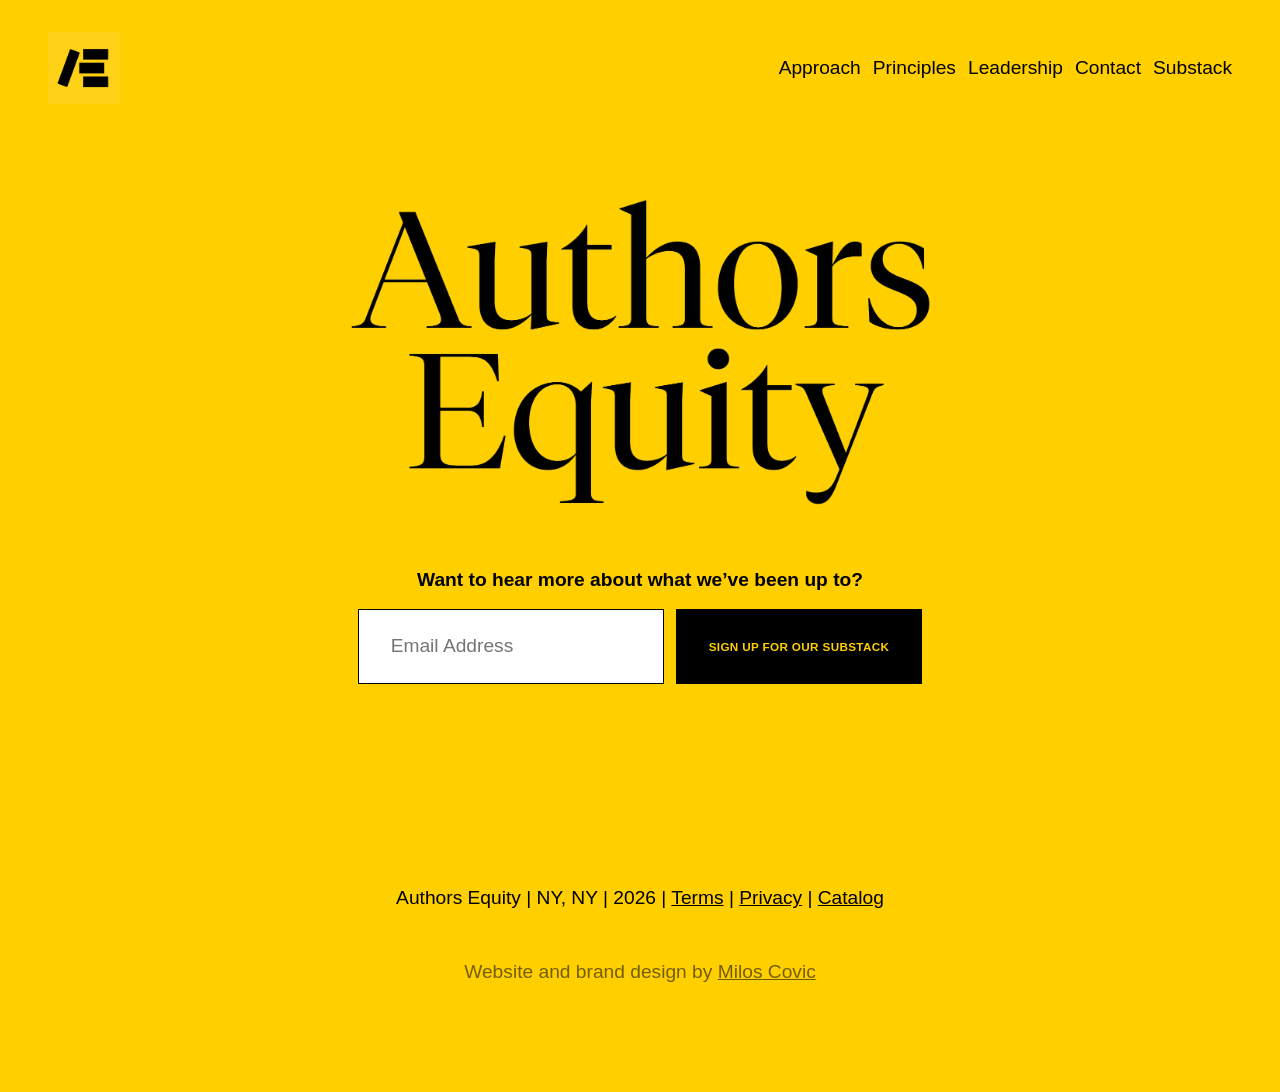
<file: index.html>
<!DOCTYPE html>
<html lang="en">
<head>
<meta charset="UTF-8">
<meta name="viewport" content="width=device-width,initial-scale=1">
<title>Authors Equity - The Author-Centered Book Publisher</title>
<meta name="description" content="Authors Equity: collaborative book publishing for authors seeking more creative control, participation, and profit. Learn more about our approach.">
<meta property="og:site_name" content="Authors Equity - The Author-Centered Book Publisher">
<meta property="og:title" content="Authors Equity - The Author-Centered Book Publisher">
<meta property="og:url" content="https://authorsequity.com">
<meta property="og:type" content="website">
<meta property="og:description" content="Authors Equity: collaborative book publishing for authors seeking more creative control, participation, and profit. Learn more about our approach.">
<meta property="og:image" content="https://authorsequity.com/assets/images/social-icon-yellow.png">
<meta property="og:image:width" content="1500">
<meta property="og:image:height" content="1500">
<meta name="twitter:card" content="summary">
<meta name="twitter:title" content="Authors Equity - The Author-Centered Book Publisher">
<meta name="twitter:description" content="Authors Equity: collaborative book publishing for authors seeking more creative control, participation, and profit. Learn more about our approach.">
<meta name="twitter:image" content="https://authorsequity.com/assets/images/social-icon-yellow.png">
<meta name="twitter:url" content="https://authorsequity.com">
<link rel="icon" type="image/png" href="/assets/images/favicon-32.png">
<link rel="apple-touch-icon" href="/assets/images/apple-touch-icon.png">
<link rel="stylesheet" href="/assets/site.css">
</head>
<body>
<header>
  <a class="logo" href="/"><img src="/assets/images/social-icon-yellow.webp" alt="Authors Equity" width="72" height="72"></a>
  <nav>
    <a href="/approach">Approach</a>
    <a href="/principles">Principles</a>
    <a href="/leadership">Leadership</a>
    <a href="/contact">Contact</a>
    <a href="https://authorsequity.substack.com/" target="_blank" rel="noopener">Substack</a>
  </nav>
</header>

<main style="max-width:none;padding-top:0;">
  <div class="hero">
    <img src="/assets/images/wordmark.webp" alt="Authors Equity" width="1500" height="799">
  </div>
  <div class="signup">
    <p>Want to hear more about what we&rsquo;ve been up to?</p>
    <form id="signup-form">
      <input type="email" name="email" placeholder="Email Address" required>
      <button type="submit">Sign Up for our Substack</button>
    </form>
  </div>
</main>

<footer>
  <p>Authors Equity | NY, NY | 2026 | <a href="/terms-conditions">Terms</a> | <a href="/privacy-policy">Privacy</a> | <a href="/catalog">Catalog</a></p>
  <p class="credit">Website and brand design by <a href="https://www.miloscovic.com/" target="_blank" rel="noopener">Milos Covic</a></p>
</footer>

<script>
// Substack has no public CORS-friendly subscribe API to POST to directly, so
// rather than fake an inline success state, hand off to Substack's own
// subscribe page with the address pre-filled — one confirm click for the
// reader instead of retyping their email.
document.getElementById('signup-form').addEventListener('submit', (e) => {
  e.preventDefault();
  const email = new FormData(e.target).get('email');
  window.open(`https://authorsequity.substack.com/subscribe?email=${encodeURIComponent(email)}`, '_blank', 'noopener');
});
</script>
</body>
</html>
</file>
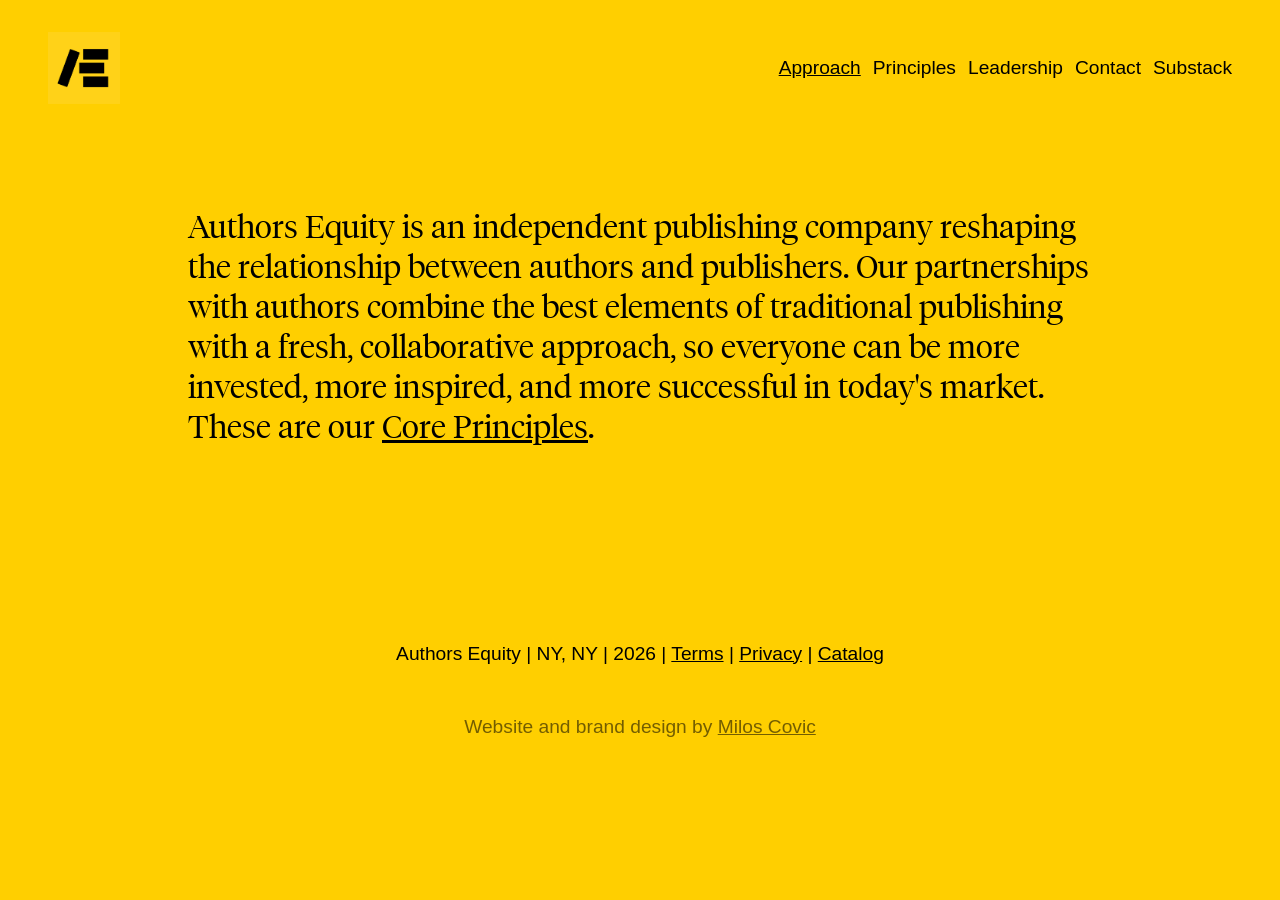
<file: approach.html>
<!DOCTYPE html>
<html lang="en">
<head>
<meta charset="UTF-8">
<meta name="viewport" content="width=device-width,initial-scale=1">
<title>A Personalized Approach to Publishing — Authors Equity</title>
<meta name="description" content="Looking for a publisher that puts the your needs first? Authors Equity offers a fresh approach designed to help authors succeed in today's market.">
<meta property="og:site_name" content="Authors Equity - The Author-Centered Book Publisher">
<meta property="og:title" content="A Personalized Approach to Publishing — Authors Equity">
<meta property="og:url" content="https://authorsequity.com/approach">
<meta property="og:type" content="website">
<meta property="og:description" content="Looking for a publisher that puts the your needs first? Authors Equity offers a fresh approach designed to help authors succeed in today's market.">
<meta property="og:image" content="https://authorsequity.com/assets/images/social-icon-yellow.png">
<meta property="og:image:width" content="1500">
<meta property="og:image:height" content="1500">
<meta name="twitter:card" content="summary">
<meta name="twitter:title" content="A Personalized Approach to Publishing — Authors Equity">
<meta name="twitter:description" content="Looking for a publisher that puts the your needs first? Authors Equity offers a fresh approach designed to help authors succeed in today's market.">
<meta name="twitter:image" content="https://authorsequity.com/assets/images/social-icon-yellow.png">
<meta name="twitter:url" content="https://authorsequity.com/approach">
<link rel="icon" type="image/png" href="/assets/images/favicon-32.png">
<link rel="apple-touch-icon" href="/assets/images/apple-touch-icon.png">
<link rel="stylesheet" href="/assets/site.css">
</head>
<body>
<header>
  <a class="logo" href="/"><img src="/assets/images/social-icon-yellow.webp" alt="Authors Equity" width="72" height="72"></a>
  <nav>
    <a href="/approach" class="active">Approach</a>
    <a href="/principles">Principles</a>
    <a href="/leadership">Leadership</a>
    <a href="/contact">Contact</a>
    <a href="https://authorsequity.substack.com/" target="_blank" rel="noopener">Substack</a>
  </nav>
</header>

<main>
  <p class="statement">Authors Equity is an independent publishing company reshaping the relationship between authors and publishers. Our partnerships with authors combine the best elements of traditional publishing with a fresh, collaborative approach, so everyone can be more invested, more inspired, and more successful in today's market. These are our <a href="/principles">Core Principles</a>.</p>
</main>

<footer>
  <p>Authors Equity | NY, NY | 2026 | <a href="/terms-conditions">Terms</a> | <a href="/privacy-policy">Privacy</a> | <a href="/catalog">Catalog</a></p>
  <p class="credit">Website and brand design by <a href="https://www.miloscovic.com/" target="_blank" rel="noopener">Milos Covic</a></p>
</footer>
</body>
</html>
</file>
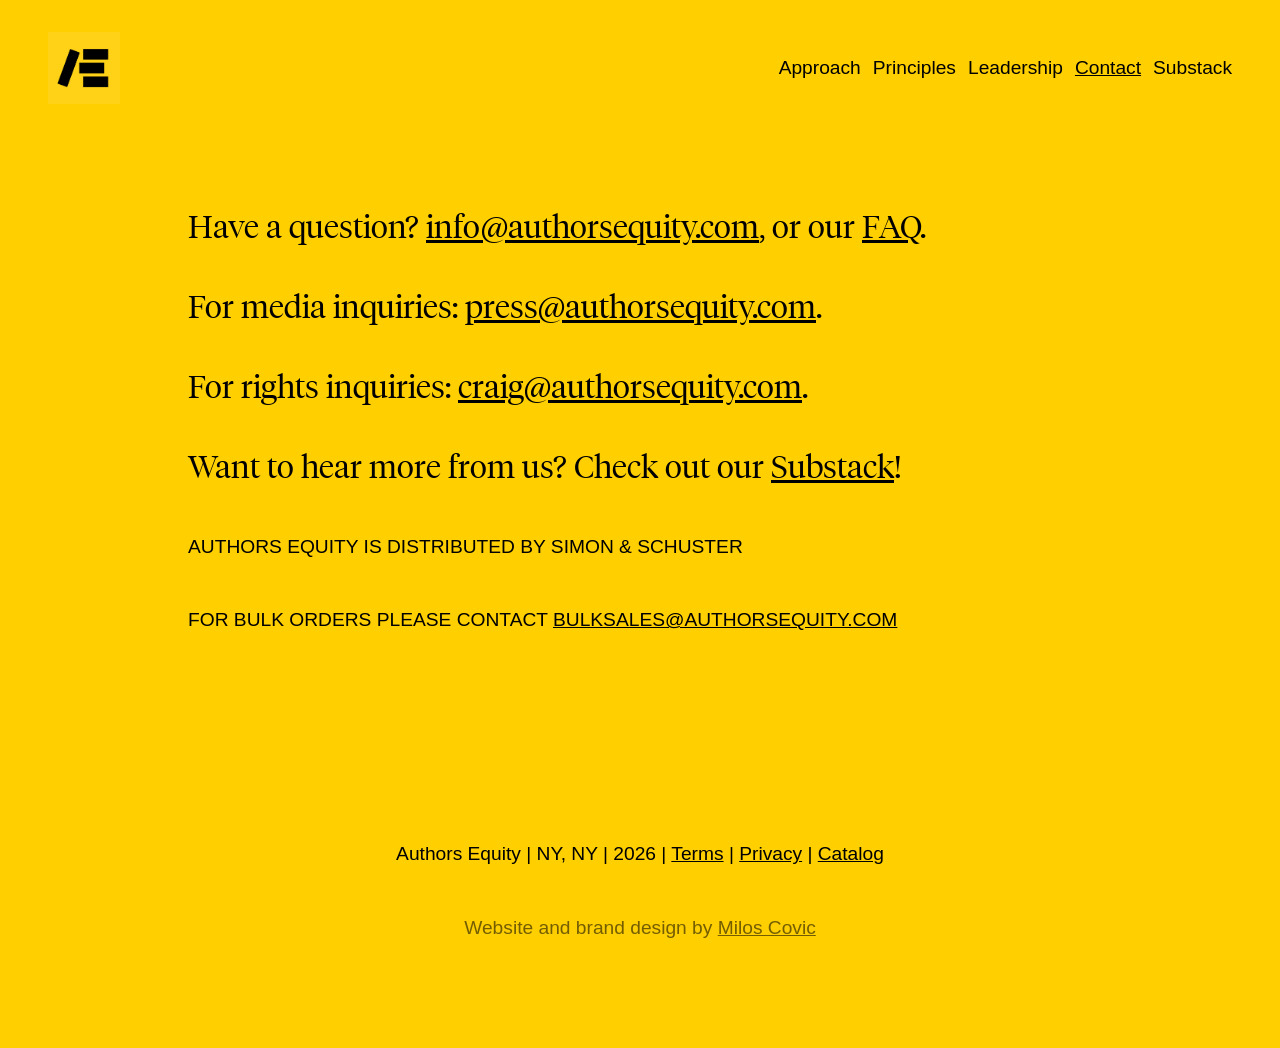
<file: contact.html>
<!DOCTYPE html>
<html lang="en">
<head>
<meta charset="UTF-8">
<meta name="viewport" content="width=device-width,initial-scale=1">
<title>Let's Connect — Authors Equity</title>
<meta name="description" content="Want to learn more about our personalized approach? Reach out - we'd love to hear from you.">
<meta property="og:site_name" content="Authors Equity - The Author-Centered Book Publisher">
<meta property="og:title" content="Let's Connect — Authors Equity">
<meta property="og:url" content="https://authorsequity.com/contact">
<meta property="og:type" content="website">
<meta property="og:description" content="Want to learn more about our personalized approach? Reach out - we'd love to hear from you.">
<meta property="og:image" content="https://authorsequity.com/assets/images/social-icon-yellow.png">
<meta property="og:image:width" content="1500">
<meta property="og:image:height" content="1500">
<meta name="twitter:card" content="summary">
<meta name="twitter:title" content="Let's Connect — Authors Equity">
<meta name="twitter:description" content="Want to learn more about our personalized approach? Reach out - we'd love to hear from you.">
<meta name="twitter:image" content="https://authorsequity.com/assets/images/social-icon-yellow.png">
<meta name="twitter:url" content="https://authorsequity.com/contact">
<link rel="icon" type="image/png" href="/assets/images/favicon-32.png">
<link rel="apple-touch-icon" href="/assets/images/apple-touch-icon.png">
<link rel="stylesheet" href="/assets/site.css">
</head>
<body>
<header>
  <a class="logo" href="/"><img src="/assets/images/social-icon-yellow.webp" alt="Authors Equity" width="72" height="72"></a>
  <nav>
    <a href="/approach">Approach</a>
    <a href="/principles">Principles</a>
    <a href="/leadership">Leadership</a>
    <a href="/contact" class="active">Contact</a>
    <a href="https://authorsequity.substack.com/" target="_blank" rel="noopener">Substack</a>
  </nav>
</header>

<main>
  <div class="contact-block">
    <p class="statement">Have a question? <a href="mailto:info@authorsequity.com">info@authorsequity.com</a>, or our <a href="https://authorsequity.substack.com/p/frequently-asked-questions" target="_blank" rel="noopener">FAQ</a>.</p>
    <p class="statement">For media inquiries: <a href="mailto:press@authorsequity.com?subject=Media%20request%20for%20Authors%20Equity">press@authorsequity.com</a>.</p>
    <p class="statement">For rights inquiries: <a href="mailto:craig@authorsequity.com?subject=Rights%20Inquiry%20from%20Website">craig@authorsequity.com</a>.</p>
    <p class="statement">Want to hear more from us? Check out our <a href="https://authorsequity.substack.com/" target="_blank" rel="noopener">Substack</a>!</p>
    <div class="note">
      <p>AUTHORS EQUITY IS DISTRIBUTED BY SIMON &amp; SCHUSTER</p>
      <p>FOR BULK ORDERS PLEASE CONTACT <a href="mailto:bulksales@authorsequity.com?subject=Bulk%20Order%20Inquiry">BULKSALES@AUTHORSEQUITY.COM</a></p>
    </div>
  </div>
</main>

<footer>
  <p>Authors Equity | NY, NY | 2026 | <a href="/terms-conditions">Terms</a> | <a href="/privacy-policy">Privacy</a> | <a href="/catalog">Catalog</a></p>
  <p class="credit">Website and brand design by <a href="https://www.miloscovic.com/" target="_blank" rel="noopener">Milos Covic</a></p>
</footer>
</body>
</html>
</file>
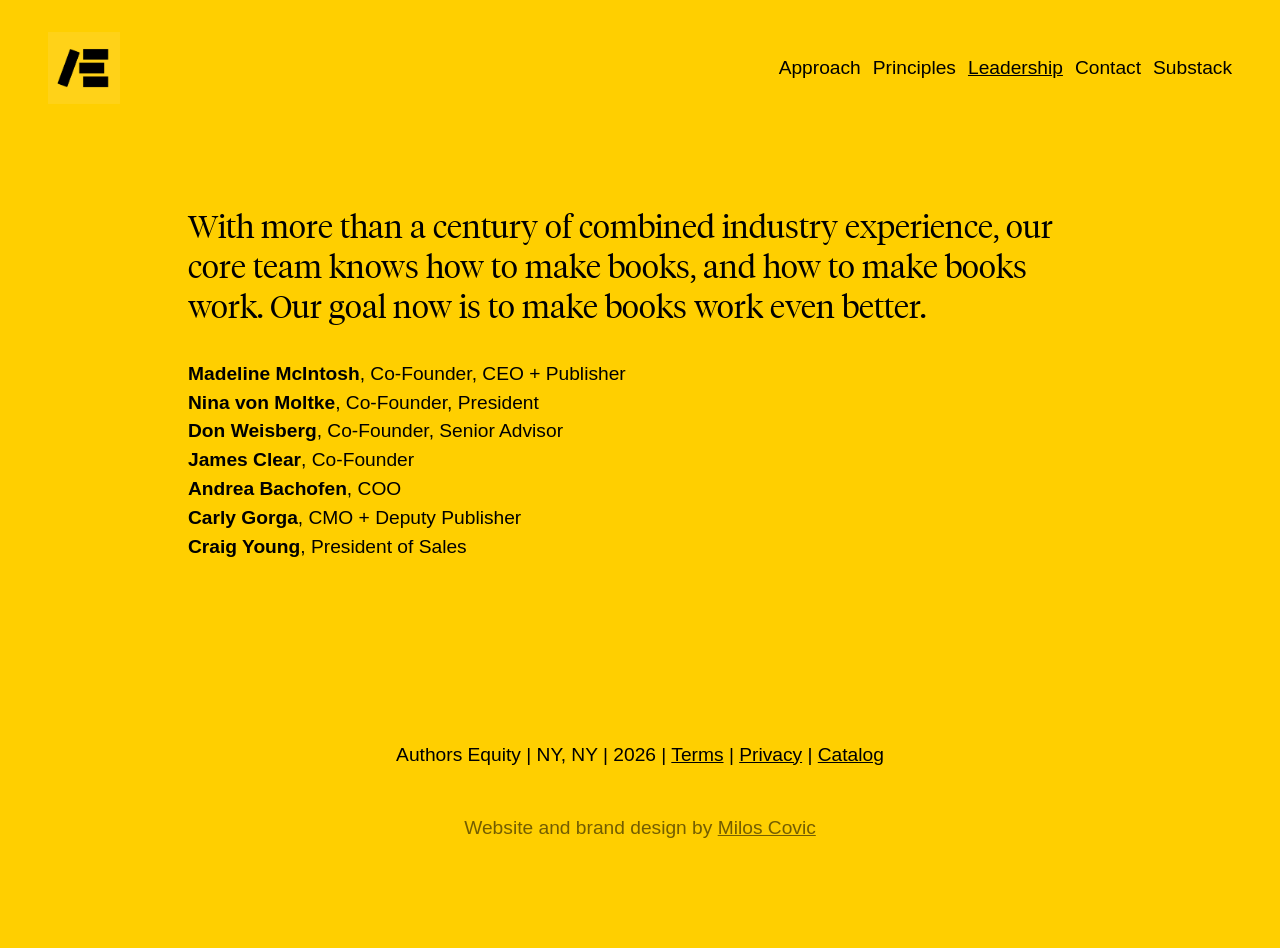
<file: leadership.html>
<!DOCTYPE html>
<html lang="en">
<head>
<meta charset="UTF-8">
<meta name="viewport" content="width=device-width,initial-scale=1">
<title>Expert-Led Publishing — Authors Equity</title>
<meta name="description" content="Our expert team has more than a century of combined publishing experience making books, and making books work.">
<meta property="og:site_name" content="Authors Equity - The Author-Centered Book Publisher">
<meta property="og:title" content="Expert-Led Publishing — Authors Equity">
<meta property="og:url" content="https://authorsequity.com/leadership">
<meta property="og:type" content="website">
<meta property="og:description" content="Our expert team has more than a century of combined publishing experience making books, and making books work.">
<meta property="og:image" content="https://authorsequity.com/assets/images/social-icon-yellow.png">
<meta property="og:image:width" content="1500">
<meta property="og:image:height" content="1500">
<meta name="twitter:card" content="summary">
<meta name="twitter:title" content="Expert-Led Publishing — Authors Equity">
<meta name="twitter:description" content="Our expert team has more than a century of combined publishing experience making books, and making books work.">
<meta name="twitter:image" content="https://authorsequity.com/assets/images/social-icon-yellow.png">
<meta name="twitter:url" content="https://authorsequity.com/leadership">
<link rel="icon" type="image/png" href="/assets/images/favicon-32.png">
<link rel="apple-touch-icon" href="/assets/images/apple-touch-icon.png">
<link rel="stylesheet" href="/assets/site.css">
</head>
<body>
<header>
  <a class="logo" href="/"><img src="/assets/images/social-icon-yellow.webp" alt="Authors Equity" width="72" height="72"></a>
  <nav>
    <a href="/approach">Approach</a>
    <a href="/principles">Principles</a>
    <a href="/leadership" class="active">Leadership</a>
    <a href="/contact">Contact</a>
    <a href="https://authorsequity.substack.com/" target="_blank" rel="noopener">Substack</a>
  </nav>
</header>

<main>
  <p class="statement">With more than a century of combined industry experience, our core team knows how to make books, and how to make books work. Our goal now is to make books work even better.</p>

  <p class="leadership-list">
    <b>Madeline McIntosh</b>, Co-Founder, CEO + Publisher<br>
    <b>Nina von Moltke</b>, Co-Founder, President<br>
    <b>Don Weisberg</b>, Co-Founder, Senior Advisor<br>
    <b>James Clear</b>, Co-Founder<br>
    <b>Andrea Bachofen</b>, COO<br>
    <b>Carly Gorga</b>, CMO + Deputy Publisher<br>
    <b>Craig Young</b>, President of Sales
  </p>
</main>

<footer>
  <p>Authors Equity | NY, NY | 2026 | <a href="/terms-conditions">Terms</a> | <a href="/privacy-policy">Privacy</a> | <a href="/catalog">Catalog</a></p>
  <p class="credit">Website and brand design by <a href="https://www.miloscovic.com/" target="_blank" rel="noopener">Milos Covic</a></p>
</footer>
</body>
</html>
</file>
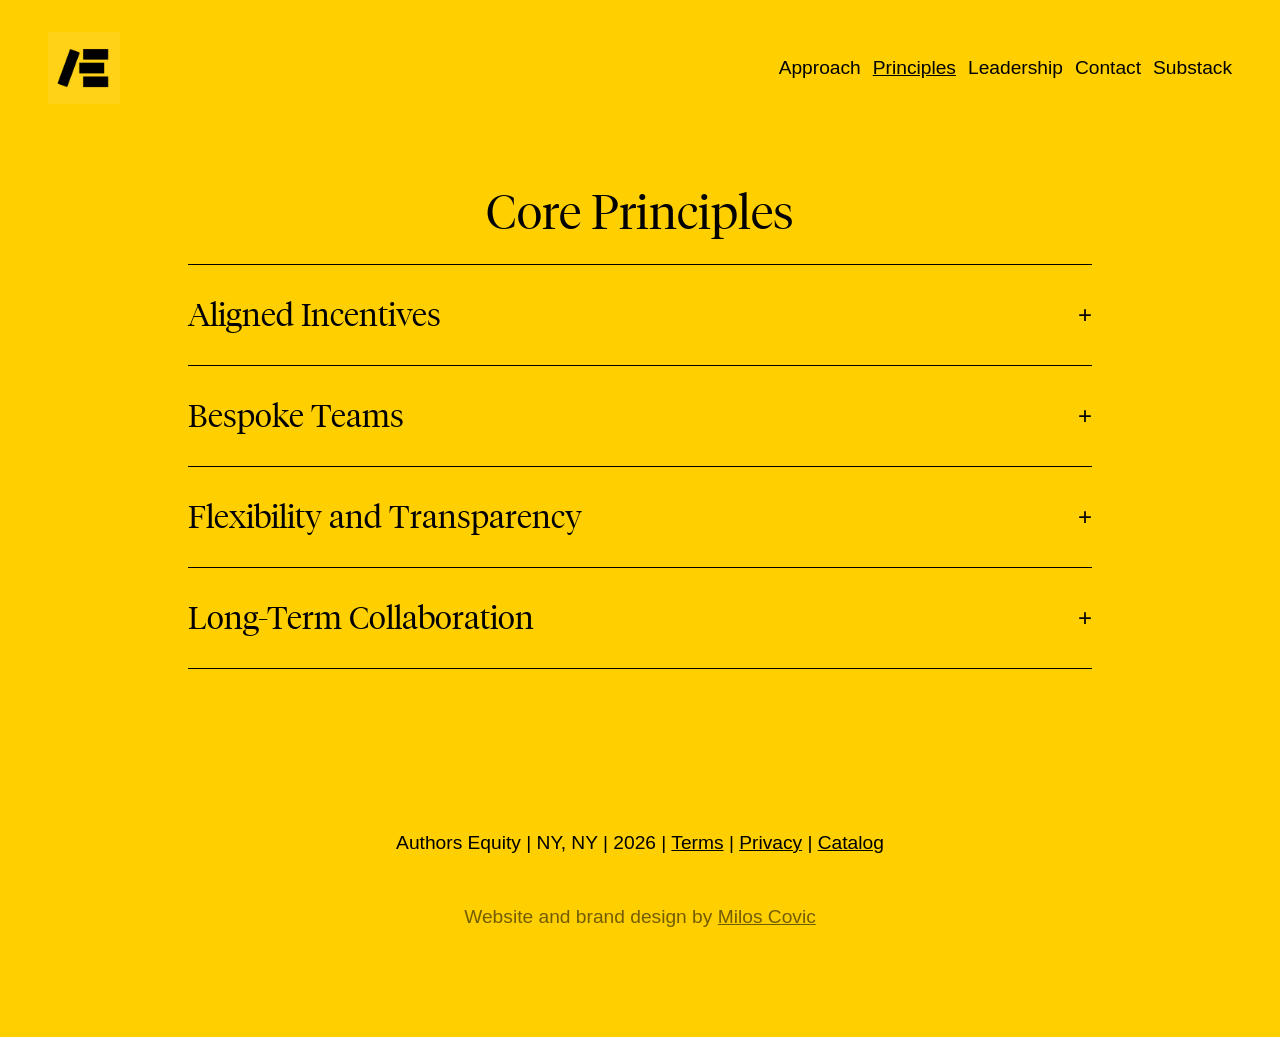
<file: principles.html>
<!DOCTYPE html>
<html lang="en">
<head>
<meta charset="UTF-8">
<meta name="viewport" content="width=device-width,initial-scale=1">
<title>Our Publishing Principles — Authors Equity</title>
<meta property="og:site_name" content="Authors Equity - The Author-Centered Book Publisher">
<meta property="og:title" content="Our Publishing Principles — Authors Equity">
<meta property="og:url" content="https://authorsequity.com/principles">
<meta property="og:type" content="website">
<meta property="og:image" content="https://authorsequity.com/assets/images/social-icon-yellow.png">
<meta property="og:image:width" content="1500">
<meta property="og:image:height" content="1500">
<meta name="twitter:card" content="summary">
<meta name="twitter:title" content="Our Publishing Principles — Authors Equity">
<meta name="twitter:image" content="https://authorsequity.com/assets/images/social-icon-yellow.png">
<meta name="twitter:url" content="https://authorsequity.com/principles">
<link rel="icon" type="image/png" href="/assets/images/favicon-32.png">
<link rel="apple-touch-icon" href="/assets/images/apple-touch-icon.png">
<link rel="stylesheet" href="/assets/site.css">
</head>
<body>
<header>
  <a class="logo" href="/"><img src="/assets/images/social-icon-yellow.webp" alt="Authors Equity" width="72" height="72"></a>
  <nav>
    <a href="/approach">Approach</a>
    <a href="/principles" class="active">Principles</a>
    <a href="/leadership">Leadership</a>
    <a href="/contact">Contact</a>
    <a href="https://authorsequity.substack.com/" target="_blank" rel="noopener">Substack</a>
  </nav>
</header>

<main>
  <h1 class="page-title">Core Principles</h1>

  <div class="accordion-item">
    <button class="accordion-trigger" type="button">Aligned Incentives<span class="sign">+</span></button>
    <div class="accordion-panel"><p>Our majority profit-share model rewards authors who want to bet on themselves.</p></div>
  </div>
  <div class="accordion-item">
    <button class="accordion-trigger" type="button">Bespoke Teams<span class="sign">+</span></button>
    <div class="accordion-panel"><p>We&rsquo;ve assembled a wide network of creative talent &ndash; from within and outside publishing &ndash; that we can tap for projects based on an author&rsquo;s unique goals, needs, and ambitions.</p></div>
  </div>
  <div class="accordion-item">
    <button class="accordion-trigger" type="button">Flexibility and Transparency<span class="sign">+</span></button>
    <div class="accordion-panel"><p>Every author brings something different to a project, so we approach every project differently. Authors are true partners in the process, shaping not only what&rsquo;s inside the book but how it&rsquo;s presented to the world.</p></div>
  </div>
  <div class="accordion-item">
    <button class="accordion-trigger" type="button">Long-Term Collaboration<span class="sign">+</span></button>
    <div class="accordion-panel"><p>Too often, even the very best publishing talent has too little time to invest in helping an author develop their ideas and their audience. This bandwidth pressure can translate into saying &ldquo;no&rdquo; a lot. We&rsquo;re deeply committed to trying for &ldquo;yes&rdquo;: to giving books room to breathe and supporting individuals and teams with the space they need to think big and think differently. We&rsquo;re in it from day one, and for the long haul.</p></div>
  </div>
</main>

<footer>
  <p>Authors Equity | NY, NY | 2026 | <a href="/terms-conditions">Terms</a> | <a href="/privacy-policy">Privacy</a> | <a href="/catalog">Catalog</a></p>
  <p class="credit">Website and brand design by <a href="https://www.miloscovic.com/" target="_blank" rel="noopener">Milos Covic</a></p>
</footer>

<script>
document.querySelectorAll('.accordion-trigger').forEach(btn => {
  btn.addEventListener('click', () => {
    const item = btn.closest('.accordion-item');
    const wasOpen = item.classList.contains('open');
    document.querySelectorAll('.accordion-item.open').forEach(o => { o.classList.remove('open'); o.querySelector('.sign').textContent = '+'; });
    if (!wasOpen) { item.classList.add('open'); btn.querySelector('.sign').textContent = '−'; }
  });
});
</script>
</body>
</html>
</file>
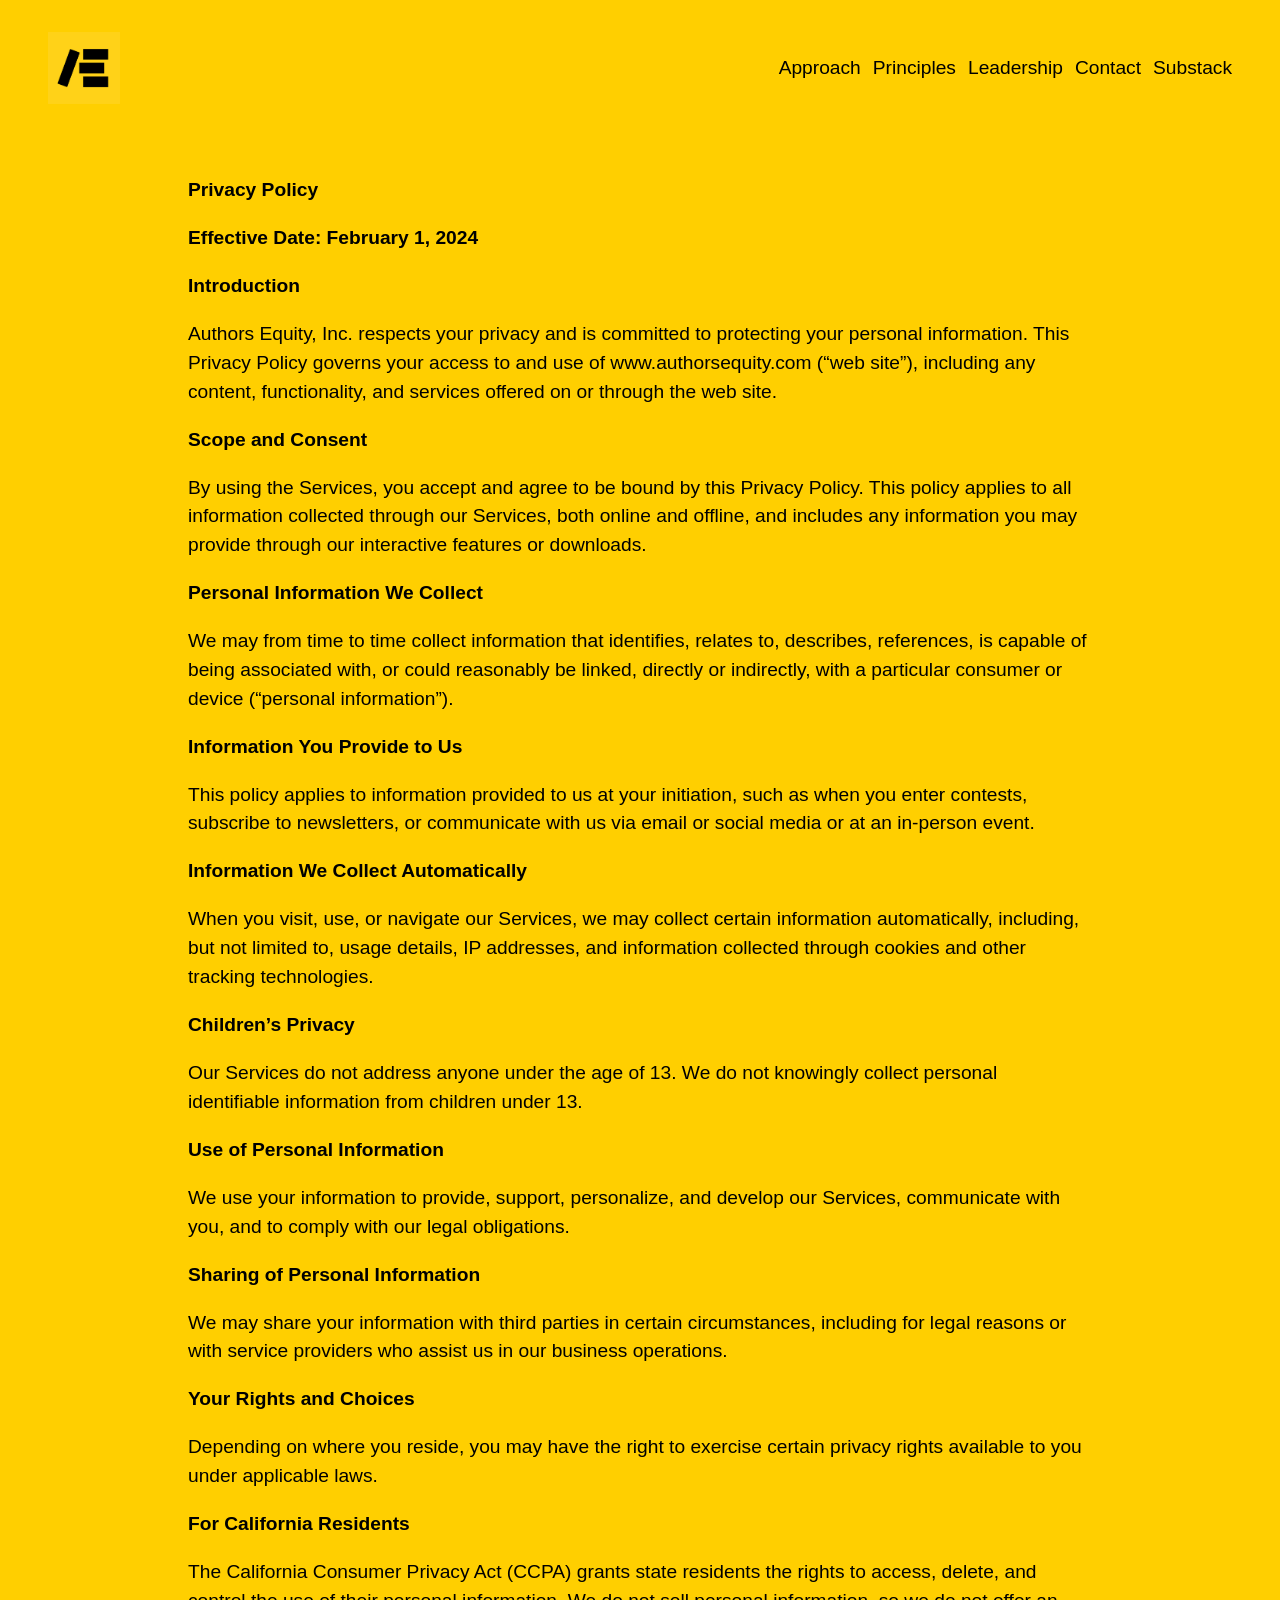
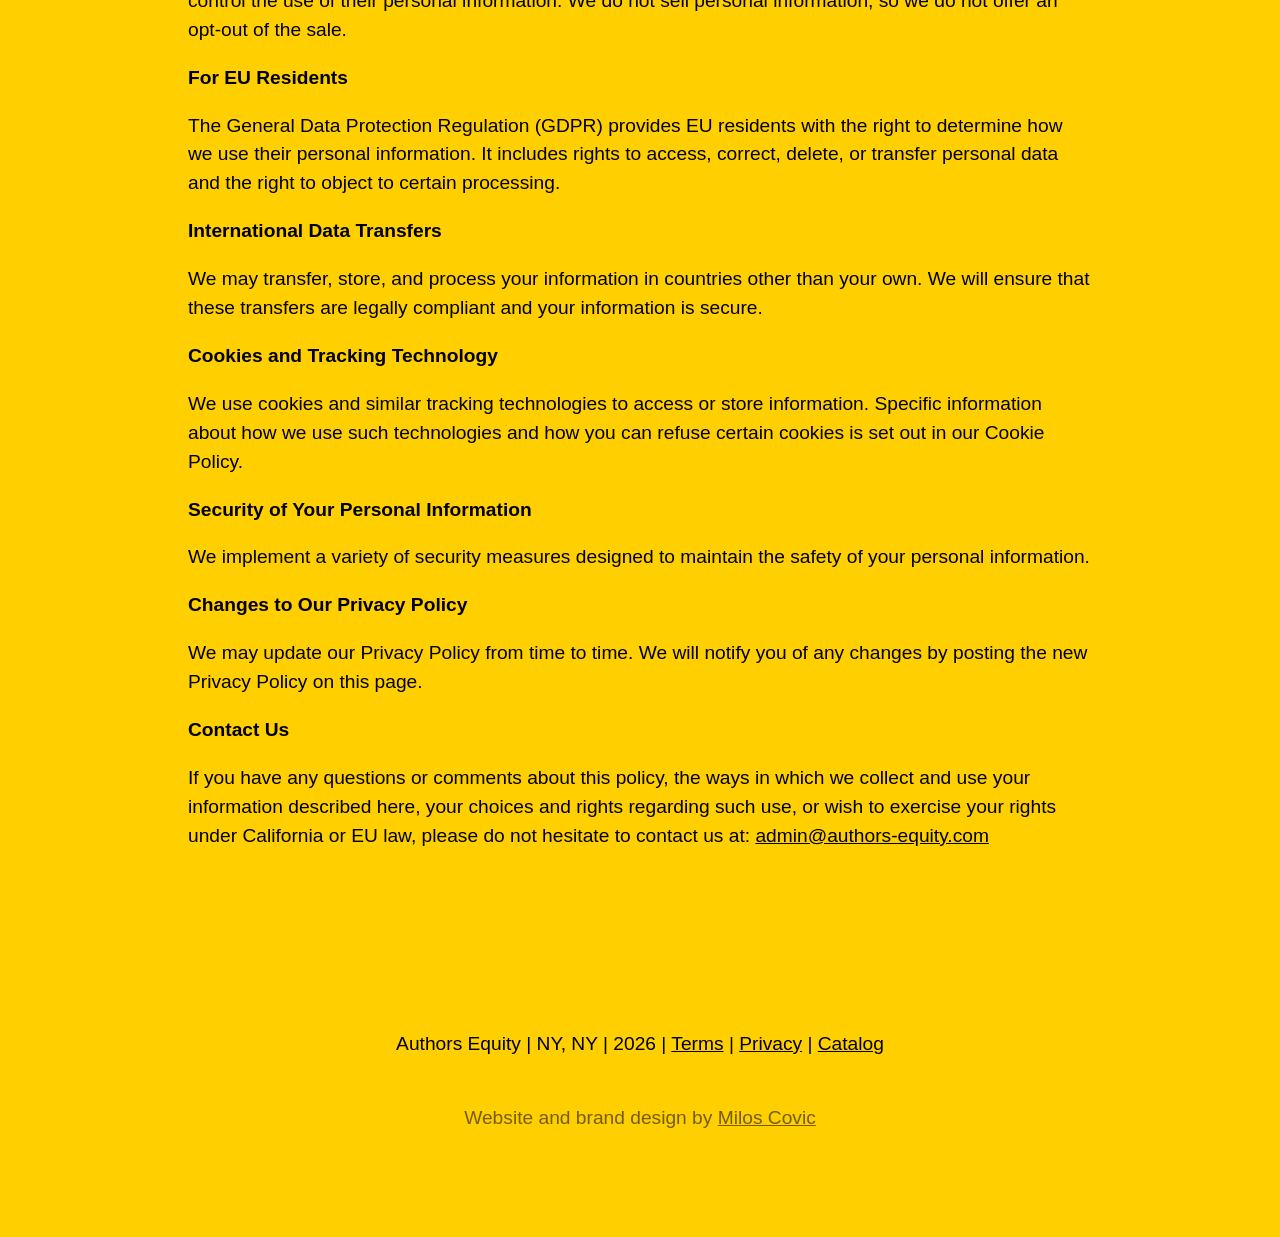
<file: privacy-policy.html>
<!DOCTYPE html>
<html lang="en">
<head>
<meta charset="UTF-8">
<meta name="viewport" content="width=device-width,initial-scale=1">
<title>Privacy Policy — Authors Equity</title>
<meta property="og:site_name" content="Authors Equity - The Author-Centered Book Publisher">
<meta property="og:title" content="Privacy Policy — Authors Equity">
<meta property="og:url" content="https://authorsequity.com/privacy-policy">
<meta property="og:type" content="website">
<meta property="og:image" content="https://authorsequity.com/assets/images/social-icon-yellow.png">
<meta property="og:image:width" content="1500">
<meta property="og:image:height" content="1500">
<link rel="icon" type="image/png" href="/assets/images/favicon-32.png">
<link rel="apple-touch-icon" href="/assets/images/apple-touch-icon.png">
<link rel="stylesheet" href="/assets/site.css">
</head>
<body>
<header>
  <a class="logo" href="/"><img src="/assets/images/social-icon-yellow.webp" alt="Authors Equity" width="72" height="72"></a>
  <nav>
    <a href="/approach">Approach</a>
    <a href="/principles">Principles</a>
    <a href="/leadership">Leadership</a>
    <a href="/contact">Contact</a>
    <a href="https://authorsequity.substack.com/" target="_blank" rel="noopener">Substack</a>
  </nav>
</header>

<main class="legal">
  <p><strong>Privacy Policy</strong></p>
  <p><strong>Effective Date: February 1, 2024</strong></p>

  <p><strong>Introduction</strong></p>
  <p>Authors Equity, Inc. respects your privacy and is committed to protecting your personal information. This Privacy Policy governs your access to and use of www.authorsequity.com (&ldquo;web site&rdquo;), including any content, functionality, and services offered on or through the web site.</p>

  <p><strong>Scope and Consent</strong></p>
  <p>By using the Services, you accept and agree to be bound by this Privacy Policy. This policy applies to all information collected through our Services, both online and offline, and includes any information you may provide through our interactive features or downloads.</p>

  <p><strong>Personal Information We Collect</strong></p>
  <p>We may from time to time collect information that identifies, relates to, describes, references, is capable of being associated with, or could reasonably be linked, directly or indirectly, with a particular consumer or device (&ldquo;personal information&rdquo;).</p>

  <p><strong>Information You Provide to Us</strong></p>
  <p>This policy applies to information provided to us at your initiation, such as when you enter contests, subscribe to newsletters, or communicate with us via email or social media or at an in-person event.</p>

  <p><strong>Information We Collect Automatically</strong></p>
  <p>When you visit, use, or navigate our Services, we may collect certain information automatically, including, but not limited to, usage details, IP addresses, and information collected through cookies and other tracking technologies.</p>

  <p><strong>Children&rsquo;s Privacy</strong></p>
  <p>Our Services do not address anyone under the age of 13. We do not knowingly collect personal identifiable information from children under 13.</p>

  <p><strong>Use of Personal Information</strong></p>
  <p>We use your information to provide, support, personalize, and develop our Services, communicate with you, and to comply with our legal obligations.</p>

  <p><strong>Sharing of Personal Information</strong></p>
  <p>We may share your information with third parties in certain circumstances, including for legal reasons or with service providers who assist us in our business operations.</p>

  <p><strong>Your Rights and Choices</strong></p>
  <p>Depending on where you reside, you may have the right to exercise certain privacy rights available to you under applicable laws.</p>

  <p><strong>For California Residents</strong></p>
  <p>The California Consumer Privacy Act (CCPA) grants state residents the rights to access, delete, and control the use of their personal information. We do not sell personal information, so we do not offer an opt-out of the sale.</p>

  <p><strong>For EU Residents</strong></p>
  <p>The General Data Protection Regulation (GDPR) provides EU residents with the right to determine how we use their personal information. It includes rights to access, correct, delete, or transfer personal data and the right to object to certain processing.</p>

  <p><strong>International Data Transfers</strong></p>
  <p>We may transfer, store, and process your information in countries other than your own. We will ensure that these transfers are legally compliant and your information is secure.</p>

  <p><strong>Cookies and Tracking Technology</strong></p>
  <p>We use cookies and similar tracking technologies to access or store information. Specific information about how we use such technologies and how you can refuse certain cookies is set out in our Cookie Policy.</p>

  <p><strong>Security of Your Personal Information</strong></p>
  <p>We implement a variety of security measures designed to maintain the safety of your personal information.</p>

  <p><strong>Changes to Our Privacy Policy</strong></p>
  <p>We may update our Privacy Policy from time to time. We will notify you of any changes by posting the new Privacy Policy on this page.</p>

  <p><strong>Contact Us</strong></p>
  <p>If you have any questions or comments about this policy, the ways in which we collect and use your information described here, your choices and rights regarding such use, or wish to exercise your rights under California or EU law, please do not hesitate to contact us at: <a href="mailto:admin@authors-equity.com">admin@authors-equity.com</a></p>
</main>

<footer>
  <p>Authors Equity | NY, NY | 2026 | <a href="/terms-conditions">Terms</a> | <a href="/privacy-policy">Privacy</a> | <a href="/catalog">Catalog</a></p>
  <p class="credit">Website and brand design by <a href="https://www.miloscovic.com/" target="_blank" rel="noopener">Milos Covic</a></p>
</footer>
</body>
</html>
</file>
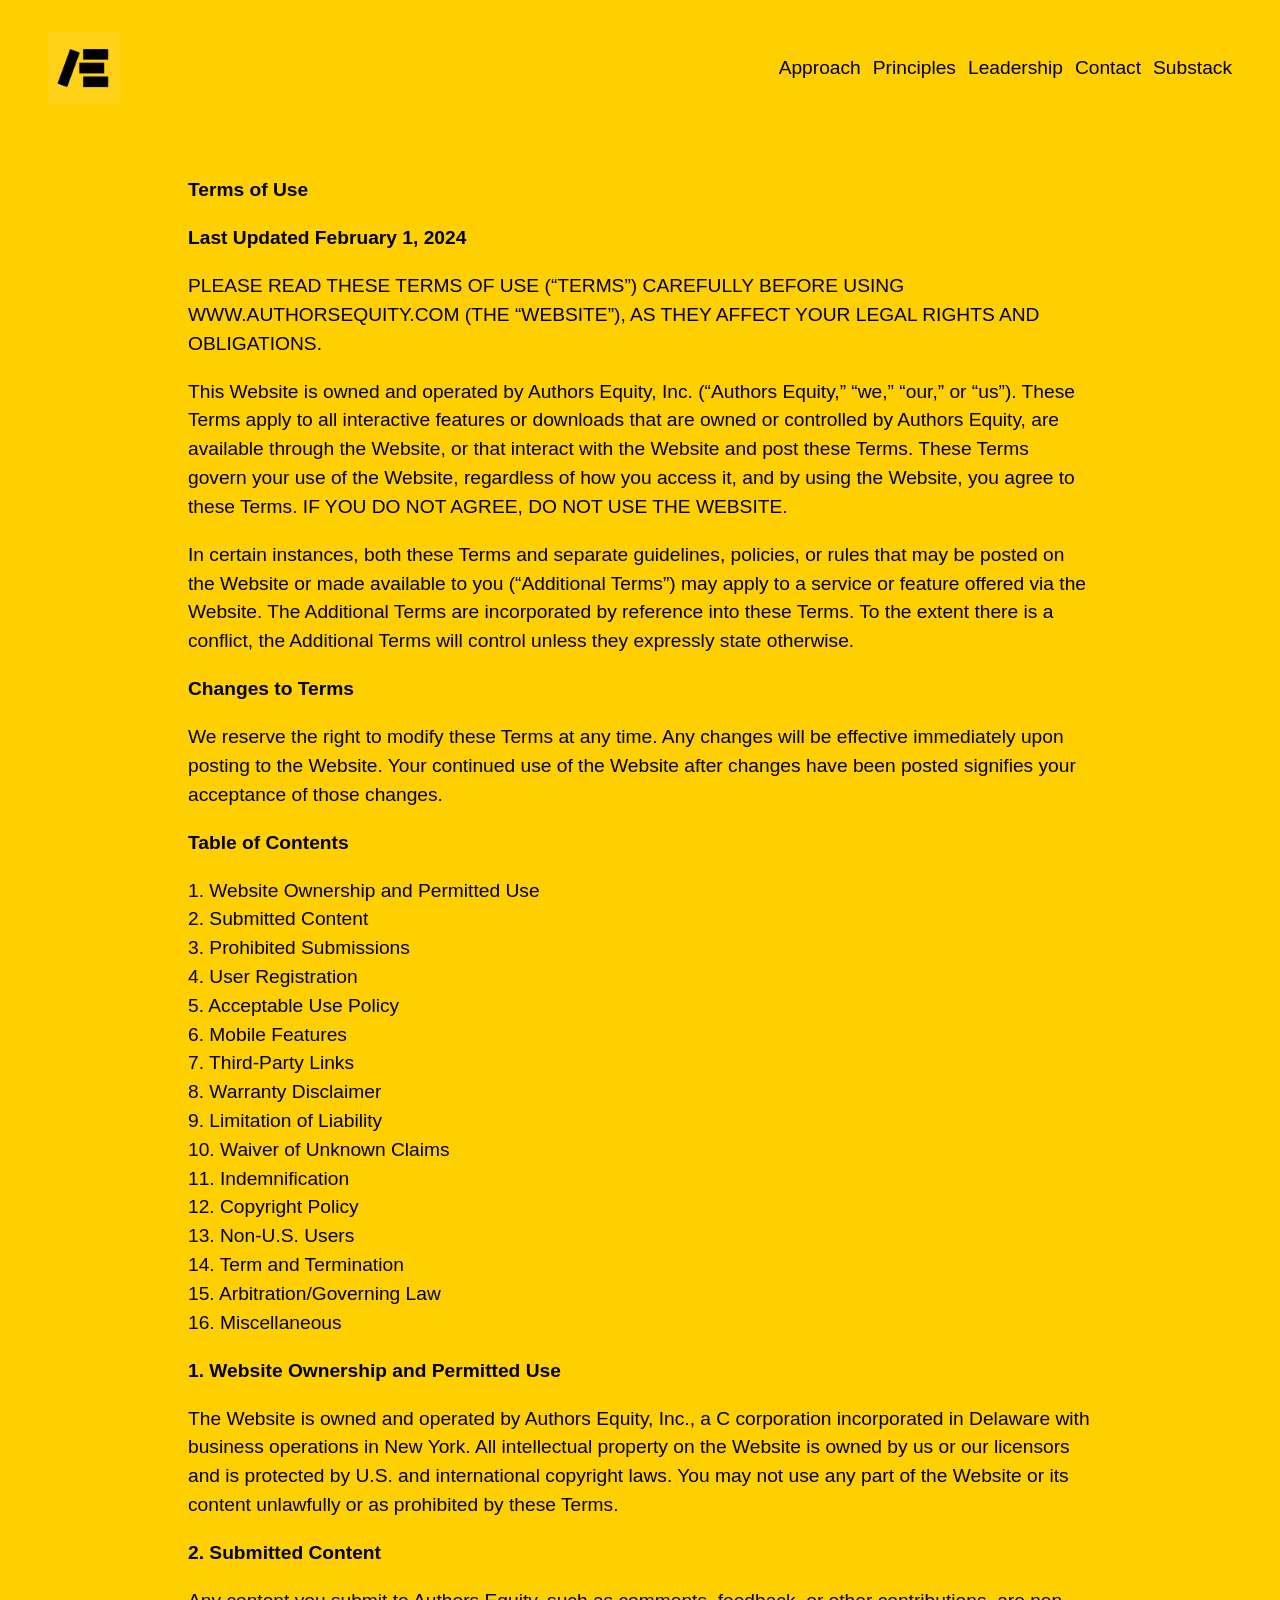
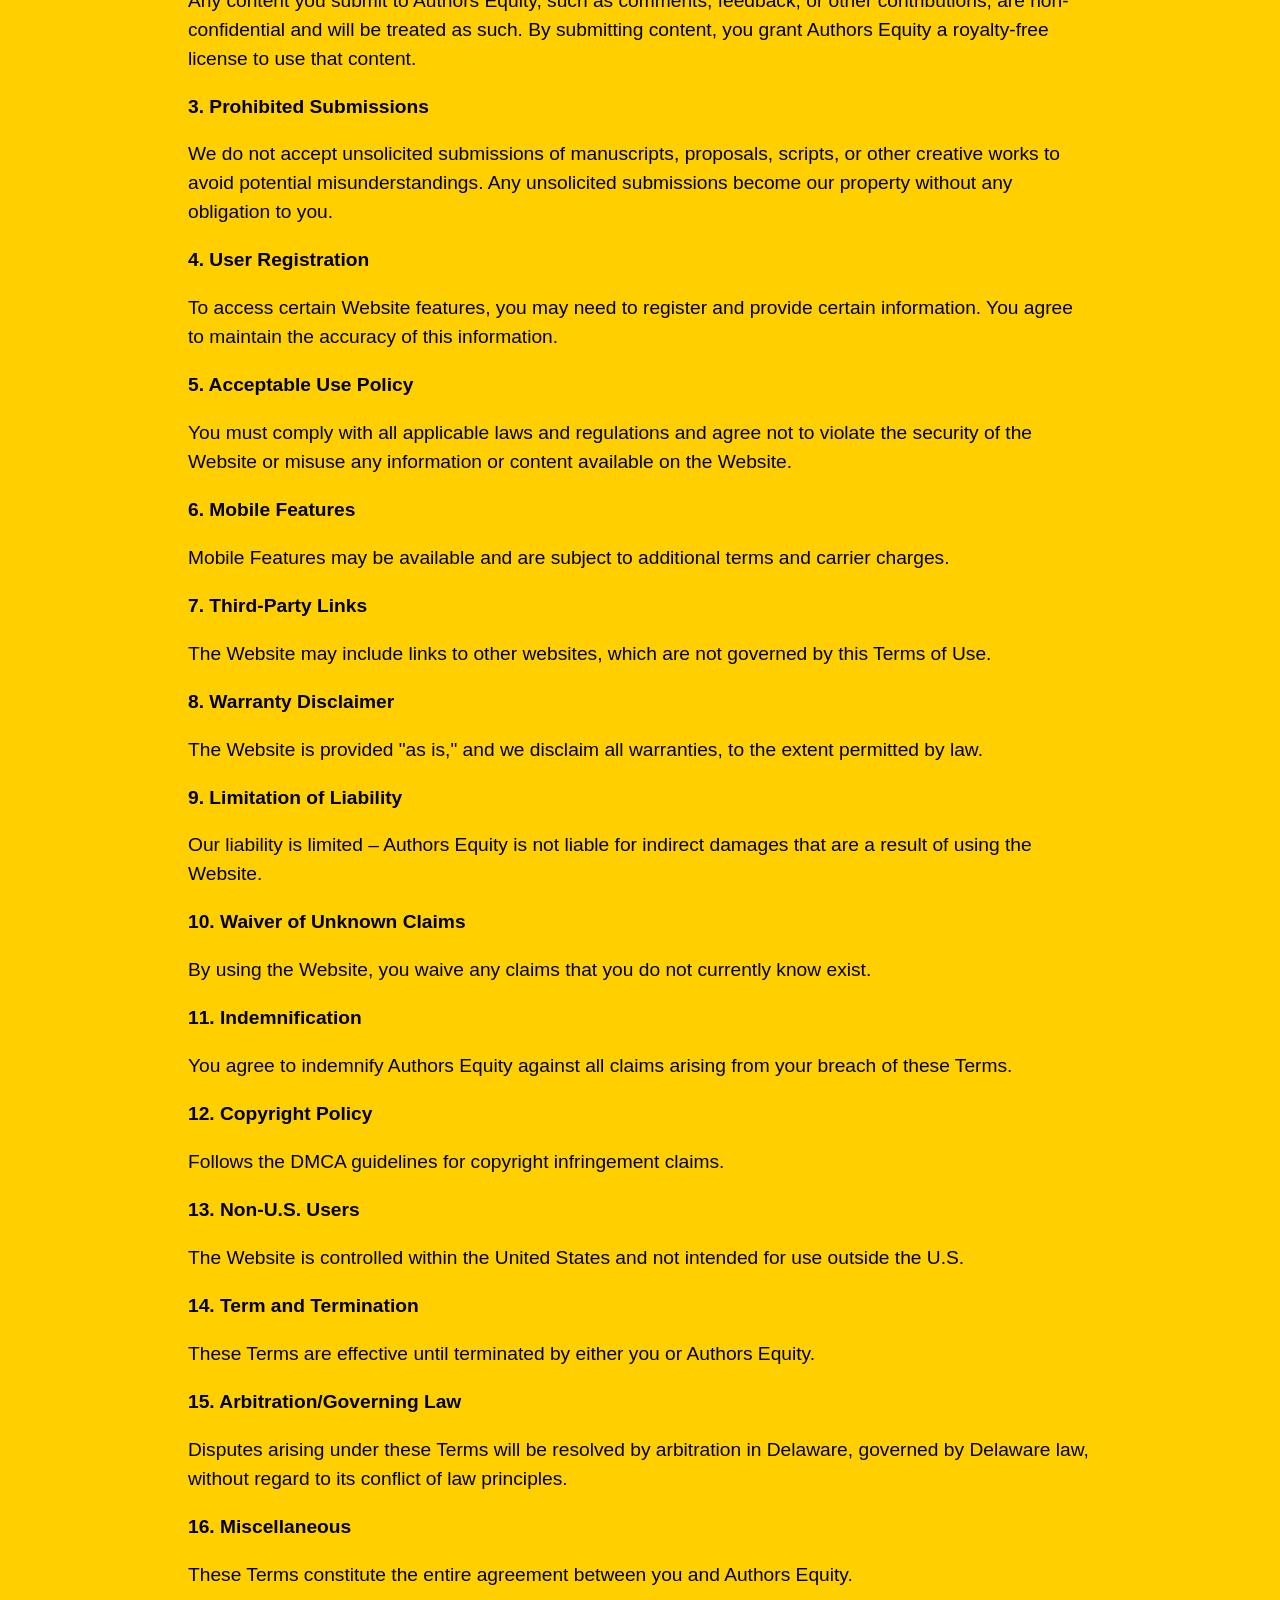
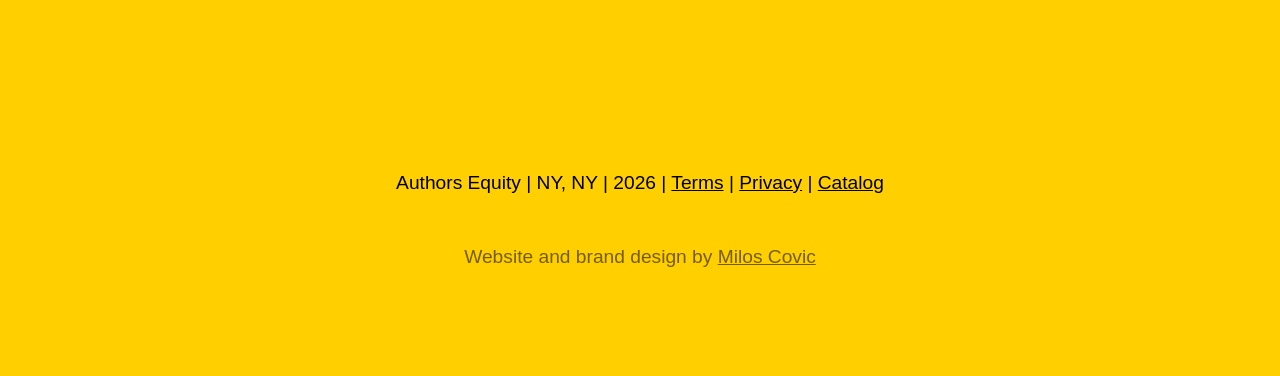
<file: terms-conditions.html>
<!DOCTYPE html>
<html lang="en">
<head>
<meta charset="UTF-8">
<meta name="viewport" content="width=device-width,initial-scale=1">
<title>Terms &amp; Conditions — Authors Equity</title>
<meta property="og:site_name" content="Authors Equity - The Author-Centered Book Publisher">
<meta property="og:title" content="Terms &amp; Conditions — Authors Equity">
<meta property="og:url" content="https://authorsequity.com/terms-conditions">
<meta property="og:type" content="website">
<meta property="og:image" content="https://authorsequity.com/assets/images/social-icon-yellow.png">
<meta property="og:image:width" content="1500">
<meta property="og:image:height" content="1500">
<link rel="icon" type="image/png" href="/assets/images/favicon-32.png">
<link rel="apple-touch-icon" href="/assets/images/apple-touch-icon.png">
<link rel="stylesheet" href="/assets/site.css">
</head>
<body>
<header>
  <a class="logo" href="/"><img src="/assets/images/social-icon-yellow.webp" alt="Authors Equity" width="72" height="72"></a>
  <nav>
    <a href="/approach">Approach</a>
    <a href="/principles">Principles</a>
    <a href="/leadership">Leadership</a>
    <a href="/contact">Contact</a>
    <a href="https://authorsequity.substack.com/" target="_blank" rel="noopener">Substack</a>
  </nav>
</header>

<main class="legal">
  <p><strong>Terms of Use</strong></p>
  <p><strong>Last Updated February 1, 2024</strong></p>

  <p>PLEASE READ THESE TERMS OF USE (&ldquo;TERMS&rdquo;) CAREFULLY BEFORE USING WWW.AUTHORSEQUITY.COM (THE &ldquo;WEBSITE&rdquo;), AS THEY AFFECT YOUR LEGAL RIGHTS AND OBLIGATIONS.</p>
  <p>This Website is owned and operated by Authors Equity, Inc. (&ldquo;Authors Equity,&rdquo; &ldquo;we,&rdquo; &ldquo;our,&rdquo; or &ldquo;us&rdquo;). These Terms apply to all interactive features or downloads that are owned or controlled by Authors Equity, are available through the Website, or that interact with the Website and post these Terms. These Terms govern your use of the Website, regardless of how you access it, and by using the Website, you agree to these Terms. IF YOU DO NOT AGREE, DO NOT USE THE WEBSITE.</p>
  <p>In certain instances, both these Terms and separate guidelines, policies, or rules that may be posted on the Website or made available to you (&ldquo;Additional Terms&rdquo;) may apply to a service or feature offered via the Website. The Additional Terms are incorporated by reference into these Terms. To the extent there is a conflict, the Additional Terms will control unless they expressly state otherwise.</p>

  <p><strong>Changes to Terms</strong></p>
  <p>We reserve the right to modify these Terms at any time. Any changes will be effective immediately upon posting to the Website. Your continued use of the Website after changes have been posted signifies your acceptance of those changes.</p>

  <p><strong>Table of Contents</strong></p>
  <p>
    1. Website Ownership and Permitted Use<br>
    2. Submitted Content<br>
    3. Prohibited Submissions<br>
    4. User Registration<br>
    5. Acceptable Use Policy<br>
    6. Mobile Features<br>
    7. Third-Party Links<br>
    8. Warranty Disclaimer<br>
    9. Limitation of Liability<br>
    10. Waiver of Unknown Claims<br>
    11. Indemnification<br>
    12. Copyright Policy<br>
    13. Non-U.S. Users<br>
    14. Term and Termination<br>
    15. Arbitration/Governing Law<br>
    16. Miscellaneous
  </p>

  <p><strong>1. Website Ownership and Permitted Use</strong></p>
  <p>The Website is owned and operated by Authors Equity, Inc., a C corporation incorporated in Delaware with business operations in New York. All intellectual property on the Website is owned by us or our licensors and is protected by U.S. and international copyright laws. You may not use any part of the Website or its content unlawfully or as prohibited by these Terms.</p>

  <p><strong>2. Submitted Content</strong></p>
  <p>Any content you submit to Authors Equity, such as comments, feedback, or other contributions, are non-confidential and will be treated as such. By submitting content, you grant Authors Equity a royalty-free license to use that content.</p>

  <p><strong>3. Prohibited Submissions</strong></p>
  <p>We do not accept unsolicited submissions of manuscripts, proposals, scripts, or other creative works to avoid potential misunderstandings. Any unsolicited submissions become our property without any obligation to you.</p>

  <p><strong>4. User Registration</strong></p>
  <p>To access certain Website features, you may need to register and provide certain information. You agree to maintain the accuracy of this information.</p>

  <p><strong>5. Acceptable Use Policy</strong></p>
  <p>You must comply with all applicable laws and regulations and agree not to violate the security of the Website or misuse any information or content available on the Website.</p>

  <p><strong>6. Mobile Features</strong></p>
  <p>Mobile Features may be available and are subject to additional terms and carrier charges.</p>

  <p><strong>7. Third-Party Links</strong></p>
  <p>The Website may include links to other websites, which are not governed by this Terms of Use.</p>

  <p><strong>8. Warranty Disclaimer</strong></p>
  <p>The Website is provided "as is," and we disclaim all warranties, to the extent permitted by law.</p>

  <p><strong>9. Limitation of Liability</strong></p>
  <p>Our liability is limited &ndash; Authors Equity is not liable for indirect damages that are a result of using the Website.</p>

  <p><strong>10. Waiver of Unknown Claims</strong></p>
  <p>By using the Website, you waive any claims that you do not currently know exist.</p>

  <p><strong>11. Indemnification</strong></p>
  <p>You agree to indemnify Authors Equity against all claims arising from your breach of these Terms.</p>

  <p><strong>12. Copyright Policy</strong></p>
  <p>Follows the DMCA guidelines for copyright infringement claims.</p>

  <p><strong>13. Non-U.S. Users</strong></p>
  <p>The Website is controlled within the United States and not intended for use outside the U.S.</p>

  <p><strong>14. Term and Termination</strong></p>
  <p>These Terms are effective until terminated by either you or Authors Equity.</p>

  <p><strong>15. Arbitration/Governing Law</strong></p>
  <p>Disputes arising under these Terms will be resolved by arbitration in Delaware, governed by Delaware law, without regard to its conflict of law principles.</p>

  <p><strong>16. Miscellaneous</strong></p>
  <p>These Terms constitute the entire agreement between you and Authors Equity.</p>
</main>

<footer>
  <p>Authors Equity | NY, NY | 2026 | <a href="/terms-conditions">Terms</a> | <a href="/privacy-policy">Privacy</a> | <a href="/catalog">Catalog</a></p>
  <p class="credit">Website and brand design by <a href="https://www.miloscovic.com/" target="_blank" rel="noopener">Milos Covic</a></p>
</footer>
</body>
</html>
</file>
<file: assets/site.css>
/* Authors Equity marketing site — faithful rebuild of the Squarespace
   original (see authorsequity.com, "Website and brand design by Milos
   Covic"). Same brand yellow, same Tiempos Fine headings (self-hosted here
   instead of Squarespace's asset host), same plain-Arial body/nav. One
   shared stylesheet across every page rather than Squarespace's per-page
   generated CSS, since there's no visual variation between pages to justify
   duplicating it.

   Sizing/spacing values below were measured directly off the live site
   (computed styles + bounding rects at a 1440-1500px viewport), not
   estimated, after an initial pass turned out to guess wrong in several
   places (accordion size, contact page's font, legal page headings, logo
   asset/size, nav spacing). */

@font-face {
  font-family: 'Tiempos Fine';
  src: url('/assets/fonts/tiempos-fine-light.woff2') format('woff2');
  font-weight: 400;
  font-display: swap;
}

:root {
  --yellow: #FFCF00;
  --ink: #000000;
}

* { box-sizing: border-box; }

body {
  margin: 0;
  background: var(--yellow);
  color: var(--ink);
  font-family: Arial, Helvetica, sans-serif;
  font-size: 19.2px;
  line-height: 1.5;
}

h1, h2, h3, h4 {
  font-family: 'Tiempos Fine', Georgia, serif;
  font-weight: 400;
  margin: 0;
}

a { color: inherit; }

header {
  display: flex;
  align-items: center;
  justify-content: space-between;
  padding: 32px 48px;
  gap: 24px;
  flex-wrap: wrap;
}
/* The real header logo is a different export than the plain black mark —
   a square (1500x1500) canvas with the brand yellow baked into the
   background, meant to sit flush on a yellow page (see assets/images) —
   rendered at 72x72 on the live site. */
header .logo img { display: block; width: 72px; height: 72px; }
header nav { display: flex; gap: 12px; flex-wrap: wrap; }
header nav a { text-decoration: none; }
header nav a:hover, header nav a.active { text-decoration: underline; }

main {
  max-width: 1000px;
  margin: 0 auto;
  padding: 40px 48px 120px;
}

/* Approach / Principles-intro / Contact style: one big serif statement. */
.statement {
  font-family: 'Tiempos Fine', Georgia, serif;
  font-size: 32px;
  line-height: 1.248;
  font-weight: 400;
}
.statement a { text-decoration: underline; }

h1.page-title {
  font-size: 48px;
  text-align: center;
  margin-bottom: 16px;
}

/* Principles accordion */
.accordion-item { border-top: 1px solid var(--ink); }
.accordion-item:last-child { border-bottom: 1px solid var(--ink); }
.accordion-trigger {
  display: flex;
  align-items: center;
  justify-content: space-between;
  width: 100%;
  background: none;
  border: none;
  padding: 30px 0;
  font-family: 'Tiempos Fine', Georgia, serif;
  font-size: 32px;
  font-weight: 400;
  color: var(--ink);
  cursor: pointer;
  text-align: left;
}
.accordion-trigger .sign { font-family: Arial, Helvetica, sans-serif; font-size: 24px; }
.accordion-panel { max-height: 0; overflow: hidden; transition: max-height .25s ease; }
.accordion-panel p { margin: 0 0 30px; font-size: 19.2px; }
.accordion-item.open .accordion-panel { max-height: 300px; }

/* Leadership list — one paragraph, <br> between names (matches the
   original's markup: not a list of separate blocks with their own margins,
   just line-height doing the spacing). */
.leadership-list { margin-top: 32px; font-size: 19.2px; }
.leadership-list b { font-weight: 700; }

/* Contact page — the Q&A-style lines are the same big serif "statement"
   treatment as Approach/Leadership, not small body text. */
.contact-block .statement { margin-bottom: 40px; }
.contact-block .statement a { text-decoration: underline; }
.contact-block .note { margin-top: 45px; }
.contact-block .note p { margin: 0 0 45px; }
.contact-block .note a { text-decoration: underline; }

/* Home page */
.hero { text-align: center; padding: 60px 24px 0; }
.hero img { max-width: 582px; width: 100%; height: auto; margin: 0 auto; display: block; }
.signup { text-align: center; margin-top: 60px; padding-bottom: 40px; }
.signup p { font-weight: 700; font-size: 19.2px; margin-bottom: 14px; }
.signup form { display: inline-flex; gap: 12px; flex-wrap: wrap; justify-content: center; }
.signup input[type=email] {
  font: inherit; font-size: 19.2px; padding: 22.4px 32px; border: 1px solid var(--ink);
  background: #fff; min-width: 220px;
}
.signup button {
  font: inherit; font-size: 11.7px; font-weight: 700; letter-spacing: .03em; text-transform: uppercase;
  padding: 22.4px 32px; background: var(--ink); color: var(--yellow); border: 1px solid var(--ink); cursor: pointer;
}
.signup button:hover { background: #1a1a1a; }

/* Legal pages — the original has NO heading styling here at all: title and
   section labels are just bold text inline in the same plain paragraph
   flow, not big serif headings like the rest of the site. */
.legal p { font-size: 19.2px; margin: 0 0 19.2px; }
.legal p strong { font-weight: 700; }

footer {
  text-align: center;
  padding: 40px 24px 60px;
  font-size: 19.2px;
}
footer p { margin: 0 0 45px; }
footer .credit { color: rgba(0,0,0,.55); }
footer a { text-decoration: underline; }

@media (max-width: 640px) {
  header { padding: 24px; }
  header nav { gap: 10px; font-size: 15px; }
  main { padding: 32px 24px 90px; }
  .statement { font-size: 24px; }
  h1.page-title { font-size: 34px; }
  .accordion-trigger { font-size: 24px; }
}
</file>
